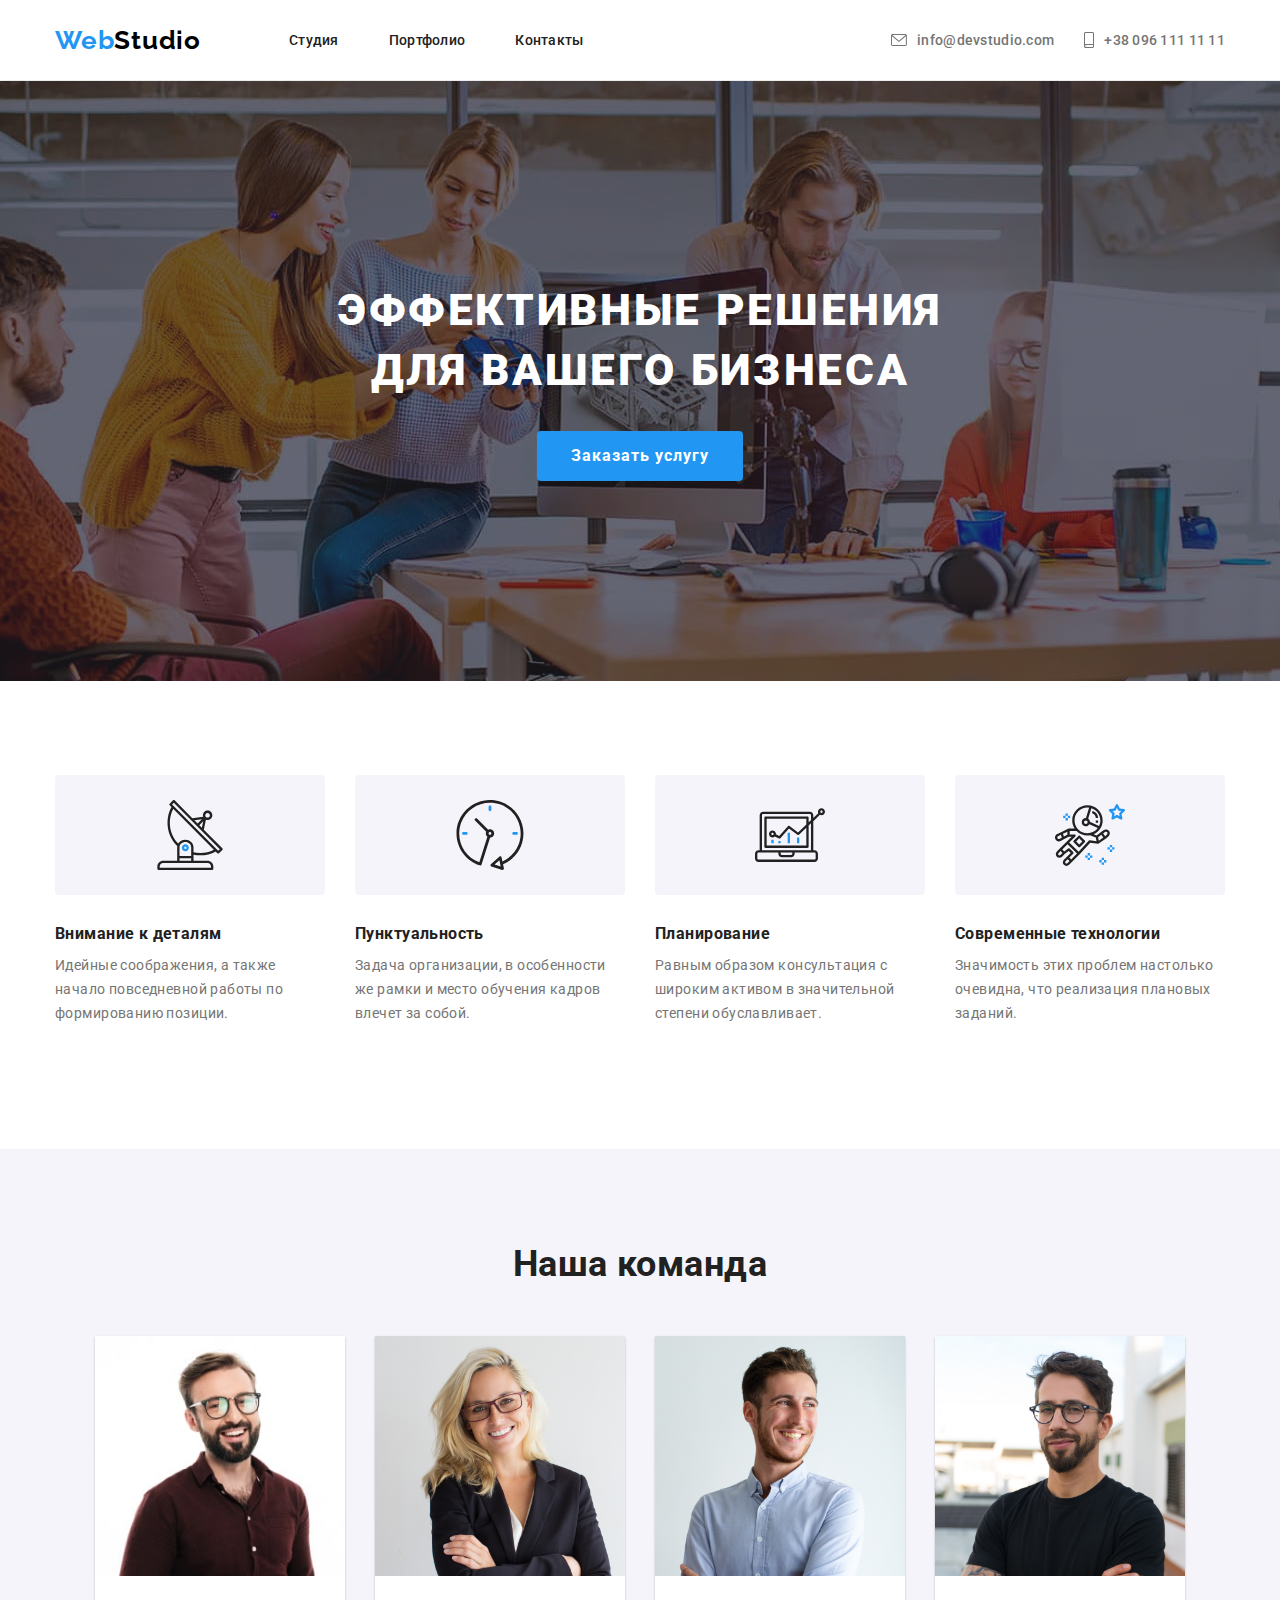
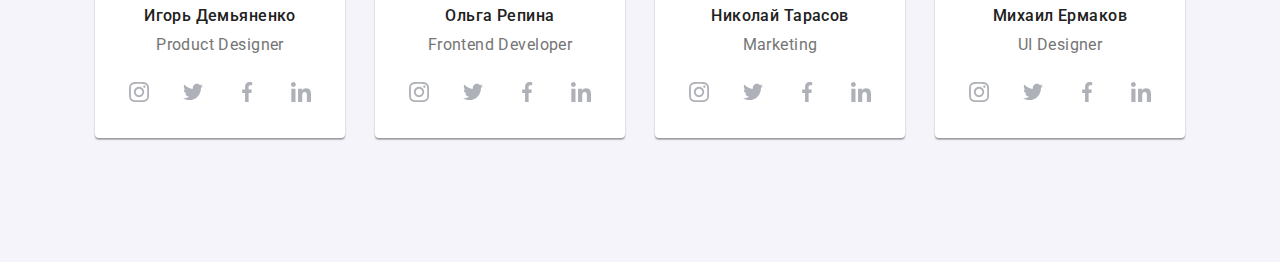
<file: index.html>
<!DOCTYPE html>
<html lang="ru">
<head>
  <meta charset="UTF-8">
  <meta http-equiv="X-UA-Compatible" content="IE=edge">
  <meta name="viewport" content="width=device-width, initial-scale=1.0">
  <title>WebStudio</title>

  <link rel="preconnect" href="https://fonts.googleapis.com">
  <link rel="preconnect" href="https://fonts.gstatic.com" crossorigin>
  <link href="https://fonts.googleapis.com/css2?family=Raleway:wght@700&family=Roboto:wght@400;500;700;900&display=swap"
   rel="stylesheet">

   <link rel="stylesheet" href="https://cdnjs.cloudflare.com/ajax/libs/modern-normalize/1.1.0/modern-normalize.min.css">

   <link rel="stylesheet" href="./css/styles.css">
   <link rel="stylesheet" href="./css/main.css">
</head>
<body>
  
  <!-- Шапка сайта -->


  <header class="page-header ">
    <div class="container main-nav">
    <a class="logo" lang="en" href="">
      <span class="blue">Web</span><span class="black">Studio</span>
    </a>
<button type="button" class="btn-mob-menu" data-menu-open>
  <svg class="icon-mob-menu"  width="40" height="40">
    <use href="./img/sprite.svg#icon-mob-menu"></use>
  </svg>
</button>

<nav class="nav">
     <ul class="pagination">
    <li class="item"> <a href="" class="link current">Студия</a> </li>
    <li class="item"> <a href="portfolio.html" class="link">Портфолио</a> </li>
    <li class="item"> <a href="" class="link">Контакты</a> </li>
    </ul>
    </nav>
<ul class="info">
      <li class="item"><a href="mail" class="link item-mail"><svg class="info-pic" width="16px" height="12px"> <use href="./img/sprite.svg#envelope"></use></svg>info@devstudio.com</a></li>
      <li class="item"><a href="tel" class="link item-tel"><svg class="info-pic" width="10px" height="16px"> <use href="./img/sprite.svg#smartphone"></use></svg>+38 096 111 11 11</a></li>
    </ul>
    </div>

    <!-- Мобильное меню/Шапка сайта -->

    <div class="mob-menu is-hidden" data-menu >
      <button type="button" class="btn-mob-menu-close" data-menu-close>
  <svg class="mob-menu-close" width="40" height="40">
    <use href="./img/sprite.svg#icon-close-btn-mob-menu"></use> 
  </svg></button>

   <ul class="pagination-mob">
    <li class="pagination-item-mob"> <a href="" class="pagination-link current-mob">Студия</a> </li>
    <li class="pagination-item-mob"> <a href="portfolio.html" class="pagination-link">Портфолио</a> </li>
    <li class="pagination-item-mob"> <a href="" class="pagination-link">Контакты</a> </li>
    </ul>
    <div>
   <ul class="info-mob">
      <li class="info-item-mob"><a href="tel" class="info-item-tel-mob">+38 096 111 11 11</a></li>
      <li class="info-item-mob"><a href="mail" class="info-item-mail-mob">info@devstudio.com</a></li>
    </ul>

    <ul class="social-mob">
      <li class="social-item-mob"><a href="" class="social-link-mob">Instagram</a></li>
      <li class="social-item-mob"><a href="" class="social-link-mob">Twitter</a></li>
      <li class="social-item-mob"><a href="" class="social-link-mob">Facebook</a></li>
      <li class="social-item-mob"><a href="" class="social-link-mob">LinkedIn</a></li>
    </ul>
</div>
      </div>
    </header>
 

  
<!-- Основная часть -->

    <main>
      <section class="widget">
        <div class="container">
        <h1 class="widget-title">Эффективные решения для вашего бизнеса</h1>
        <button class="button" data-modal-open type="button">Заказать услугу</button>
      </div>
      </section>
    
<!-- Перечень преимуществ -->


    <section class="section">
<div class="container">
      <h2 class="subject"> Преимущества </h2>
      
      <ul class="list"> 

        <li class="list-s">
          <div class="sizes">
            <svg class="sizes-pic">
              <use href="./img/sprite.svg#antenna"></use>
            </svg>
          </div>
      <h3 class="section-title"> Внимание к деталям</h3>
        <p class="section-tagline">Идейные соображения, а также начало повседневной работы по формированию позиции.</p>
        </li>

          <li class="list-s">
      <div class="sizes">
        <svg class="sizes-pic"> <use href="./img/sprite.svg#clock"></use> </svg>
      </div>
       <h3 class="section-title">Пунктуальность </h3>
    <p class="section-tagline">Задача организации, в особенности же рамки и место обучения кадров влечет за собой.</p>
    </li>
          <li class="list-s">
  <div class="sizes">
    <svg class="sizes-pic">
      <use href="./img/sprite.svg#diagram"></use>
    </svg>
  </div> <h3 class="section-title"> Планирование </h3>
        <p class="section-tagline">Равным образом консультация с широким активом в значительной степени обуславливает.</p>
    </li>
        
          <li class="list-s">
          <div class="sizes">
            <svg class="sizes-pic">
              <use href="./img/sprite.svg#astronaut"></use>
            </svg>
          </div> <h3 class="section-title">Современные технологии </h3> 
        <p class="section-tagline">Значимость этих проблем настолько очевидна, что реализация плановых заданий.</p>
    </li>
        </ul>
        </div>
      </section>

        <!-- Картинки -->
        
      <!-- <section class="section no-padding">

        <div class="container">
      <h2 class="caption">Чем мы занимаемся</h2>
     <ul class="list">
      <li class="no-size"><img src="img/box1.jpg" alt="Планшет" width="100%"/> <p class="img-text">десктопные приложения</p> </li>
      <li class="no-size"><img src="img/box2.jpg" alt="Ноутбук" width="100%"/> <p class="img-text">мобильные приложения</p> </li>
      <li class="no-size"><img src="img/box3.jpg" alt="Телефон" width="100%"/> <p class="img-text">доступные решения</p> </li>
    </ul>
    </div>
      </section>  -->

      <!-- Наша команда -->
    
      <section class="features section">
      <div class="container">
        <h2 class="caption"> Наша команда </h2>

        <ul class="list">
          <li class="size">
            <picture>
              <source 
              srcset="./img/r1.jpg 1x, ./img/r1-2x.jpg 2x" 
              media="(min-width:1200px)">
              <source 
              srcset="./img/r1-tablet.jpg 1x, ./img/r1-tablet-2x.jpg 2x" 
              media="(min-width:768px)">
              <source 
              srcset="./img/r1-mob.jpg 1x, ./img/r1-mob-2x.jpg 2x" 
              media="(min-width:320px)">
              <img class="pic-employee"
        srcset="./img/r1.jpg 1x, ./img/r1-2x.jpg 2x" 
        src="./img/r1.jpg" alt="фото Игоря" >
            </picture>
          <h3 class="section-title center">Игорь Демьяненко</h3>
          <p class="desc">Product Designer</p>
          <ul class="socials">

            <li class="icon">
              <a href="" class="icon-link">
              <svg class="pic" width="20px" height="20px">
                <use href="./img/sprite.svg#instagram"></use>
              </svg>
            </a></li>
            <li class="icon">
              <a href="" class="icon-link">
              <svg class="pic" width="20px" height="20px" >
                <use href="./img/sprite.svg#twitter"></use>
              </svg>
            </a></li>
            <li class="icon">
              <a href="" class="icon-link">
              <svg class="pic" width="20px" height="20px" >
                <use href="./img/sprite.svg#facebook"></use>
              </svg>
            </a></li>
            <li class="icon">
              <a href="" class="icon-link">
              <svg class="pic" width="20px" height="20px" >
                <use href="./img/sprite.svg#linkedin"></use>
              </svg>
            </a></li>
          </ul>

          <li class="size">
          <picture>
              <source 
              srcset="./img/r2.jpg 1x, ./img/r2-2x.jpg 2x" 
              media="(min-width:1200px)">
              <source 
              srcset="./img/r2-tablet.jpg 1x, ./img/r2-tablet-2x.jpg 2x" 
              media="(min-width:768px)">
              <source 
              srcset="./img/r2-mob.jpg 1x, ./img/r2-mob-2x.jpg 2x" 
              media="(min-width:320px)">
              <img class="pic-employee"
        srcset="./img/r2.jpg 1x, ./img/r2-2x.jpg 2x" 
        src="./img/r2.jpg" alt="фото сотрудника Ольги Репиной" >
            </picture>
          <h3 class="section-title center">Ольга Репина</h3>
          <p class="desc">Frontend Developer</p>
          <ul class="socials">
          
            <li class="icon">
              <a href="" class="icon-link">
                <svg class="pic" width="20px" height="20px">
                  <use href="./img/sprite.svg#instagram"></use>
                </svg>
              </a>
            </li>
            <li class="icon">
              <a href="" class="icon-link">
                <svg class="pic" width="20px" height="20px">
                  <use href="./img/sprite.svg#twitter"></use>
                </svg>
              </a>
            </li>
            <li class="icon">
              <a href="" class="icon-link">
                <svg class="pic" width="20px" height="20px">
                  <use href="./img/sprite.svg#facebook"></use>
                </svg>
              </a>
            </li>
            <li class="icon">
              <a href="" class="icon-link">
                <svg class="pic" width="20px" height="20px">
                  <use href="./img/sprite.svg#linkedin"></use>
                </svg>
              </a>
            </li>
          </ul>
        </li>

        
          <li class="size">
          <picture>
              <source 
              srcset="./img/r3.jpg 1x, ./img/r3-2x.jpg 2x" 
              media="(min-width:1200px)">
              <source 
              srcset="./img/r3-tablet.jpg 1x, ./img/r3-tablet-2x.jpg 2x" 
              media="(min-width:768px)">
              <source 
              srcset="./img/r3-mob.jpg 1x, ./img/r3-mob-2x.jpg 2x" 
              media="(min-width:320px)">
              <img class="pic-employee"
        srcset="./img/r3.jpg 1x, ./img/r3-2x.jpg 2x" 
        src="./img/r3.jpg" alt="фото сотрудника Николая Тарасова" >
            </picture>
          <h3 class="section-title center">Николай Тарасов</h3>
          <p class="desc">Marketing</p>
          <ul class="socials">
          
            <li class="icon">
              <a href="" class="icon-link">
                <svg class="pic" width="20px" height="20px">
                  <use href="./img/sprite.svg#instagram"></use>
                </svg>
              </a>
            </li>
            <li class="icon">
              <a href="" class="icon-link">
                <svg class="pic" width="20px" height="20px">
                  <use href="./img/sprite.svg#twitter"></use>
                </svg>
              </a>
            </li>
            <li class="icon">
              <a href="" class="icon-link">
                <svg class="pic" width="20px" height="20px">
                  <use href="./img/sprite.svg#facebook"></use>
                </svg>
              </a>
            </li>
            <li class="icon">
              <a href="" class="icon-link">
                <svg class="pic" width="20px" height="20px">
                  <use href="./img/sprite.svg#linkedin"></use>
                </svg>
              </a>
            </li>
          </ul>
        </li>

        
        <li class="size"> 
          <picture>
              <source 
              srcset="./img/r4.jpg 1x, ./img/r4-2x.jpg 2x" 
              media="(min-width:1200px)">
              <source 
              srcset="./img/r4-tablet.jpg 1x, ./img/r4-tablet-2x.jpg 2x" 
              media="(min-width:768px)">
              <source 
              srcset="./img/r4-mob.jpg 1x, ./img/r4-mob-2x.jpg 2x" 
              media="(min-width:320px)">
              <img class="pic-employee"
        srcset="./img/r4.jpg 1x, ./img/r4-2x.jpg 2x" 
        src="./img/r4.jpg" alt="фото сотрудника Михаила Ермакова" >
            </picture>
          <h3 class="section-title center">Михаил Ермаков</h3>
          <p class="desc">UI Designer</p>
          <ul class="socials">
          
            <li class="icon">
              <a href="" class="icon-link">
                <svg class="pic" width="20px" height="20px">
                  <use href="./img/sprite.svg#instagram"></use>
                </svg>
              </a>
            </li>
            <li class="icon">
              <a href="" class="icon-link">
                <svg class="pic" width="20px" height="20px">
                  <use href="./img/sprite.svg#twitter"></use>
                </svg>
              </a>
            </li>
            <li class="icon">
              <a href="" class="icon-link">
                <svg class="pic" width="20px" height="20px">
                  <use href="./img/sprite.svg#facebook"></use>
                </svg>
              </a>
            </li>
            <li class="icon">
              <a href="" class="icon-link">
                <svg class="pic" width="20px" height="20px">
                  <use href="./img/sprite.svg#linkedin"></use>
                </svg>
              </a>
            </li>
          </ul>
        </li>
          </ul>
          </div>
        
      </section>

       <!-- <section class="section ">
        <div class="container">
          <h2 class="caption">Постоянные клиенты</h2>
          <ul class="company">
            <li class="company-logo"> <a href="" class="group"><svg class="group-pic"><use href="./img/sprite.svg#Client1"></use></svg> </a></li>
            <li class="company-logo"> <a href="" class="group"><svg class="group-pic"><use href="./img/sprite.svg#Client2"></use></svg> </a></li>
            <li class="company-logo"> <a href="" class="group"><svg class="group-pic"><use href="./img/sprite.svg#Client3"></use></svg> </a></li>
            <li class="company-logo"> <a href="" class="group"><svg class="group-pic"><use href="./img/sprite.svg#Client4"></use></svg> </a></li>
            <li class="company-logo"> <a href="" class="group"><svg class="group-pic"><use href="./img/sprite.svg#Client5"></use></svg> </a></li>
            <li class="company-logo"> <a href="" class="group"><svg class="group-pic"><use href="./img/sprite.svg#Client6"></use></svg> </a></li>
          </ul>
        </div>
      </section> -->

  
</main>


      <!-- <footer class="footer section">
        <div class="container flex">

          <address>
          <a class="logo" lang="en" href="">
            <span class="blue">Web</span><span class="white">Studio</span>
          </a>
        
          <ul class="ggle">
            <li> 
              <a target="_blank" href="https://www.google.com/maps/place/%D0%B1%D1%83%D0%BB.+%D0%9B%D0%B5%D1%81%D0%B8+%D0%A3%D0%BA%D1%80%D0%B0%D0%B8%D0%BD%D0%BA%D0%B8,+26,+%D0%9A%D0%B8%D0%B5%D0%B2,+02000/@50.4265807,30.5383858,17z/data=!3m1!4b1!4m5!3m4!1s0x40d4cf0e033ecbe9:0x57a4dffefec77da0!8m2!3d50.4265807!4d30.5383858" class="point">
            г. Киев, пр-т Леси Украинки, 26
            </a>
            </li>
            <li><a href="mailto:info@example.com" class="end">info@example.com</a></li>
            <li><a href="tel:+380991111111" class="end">+38 099 111 11 11</a></li>
          </ul>
          </address>

            <div class="middle">
              <h2 class="tittle">Присоединяйтесь</h2>
              <ul class="socials">
              
                <li class="icon">
                  <a href="" class="icon-link-color">
                    <svg class="pic" width="20px" height="20px">
                      <use href="./img/sprite.svg#instagram"></use>
                    </svg>
                  </a>
                </li>
                <li class="icon">
                  <a href="" class="icon-link-color">
                    <svg class="pic" width="20px" height="20px">
                      <use href="./img/sprite.svg#twitter"></use>
                    </svg>
                  </a>
                </li>
                <li class="icon">
                  <a href="" class="icon-link-color">
                    <svg class="pic" width="20px" height="20px">
                      <use href="./img/sprite.svg#facebook"></use>
                    </svg>
                  </a>
                </li>
                <li class="icon">
                  <a href="" class="icon-link-color">
                    <svg class="pic" width="20px" height="20px">
                      <use href="./img/sprite.svg#linkedin"></use>
                    </svg>
                  </a>
                </li>
              </ul>

            </div>

            <div class="footer-button">
              <h2 class="tittle">Подпишитесь на рассылку</h2>
              <input type="email" class="input-footer" placeholder="E-mail" name="email">
             <a href="" class="button telega">Подписаться<svg class="iconsend"><use href="./img/sprite.svg#iconsend"></use></svg></a>
            </div>
      
            
            </div>

              </footer> -->
              
<div class="backdrop is-hidden" data-modal>
  <div class="modal">
    <button class="btn-modal" data-modal-close type="button"> <svg class="modal-close" width="18" height="18"><use href="./img/sprite.svg#close"></use> </svg></button>
  <b class="tittle-modal">Оставьте свои данные, мы вам перезвоним</b>
  <form class="form" autocomplete="off">
    
      <label class="label"> Имя
      <span class="position">
      <input type="name" class="input" placeholder=" "> 
      <svg class="icon-form" width="18" height="18"><use href="./img/sprite.svg#person"></use></svg> </span>
    </label>

      <label class="label"> Телефон
        <span class="position">
          <input name="telephone" class="input" placeholder=" ">
          <svg class="icon-form" width="18" height="18">
            <use href="./img/sprite.svg#phone"></use> 
          </svg> </span>
      </label>
       
      <label class="label"> Почта
        <span class="position">
          <input name="email" class="input" placeholder=" ">
          <svg class="icon-form" width="18" height="18">
            <use href="./img/sprite.svg#email"></use>
          </svg>
        </span>
      </label>

      <label class="label"> Комментарий
          <textarea placeholder="Введите текст" name="feedback" class="input comments"></textarea> 
      </label>

      <label class="checkbox-label"> <input class="checkbox" type="checkbox" name="topic" >
      <span class="checkbox-icon">
        <svg class="icon-form" width="18" height="18">
      </span>
      Соглашаюсь с рассылкой и принимаю <a href="" class="terms"> Условия договора</a>
      </label>
      <button class="button button-modal">Отправить</button>

  </form>
  </div>
</div>

<script src="./js/modal.js"></script>
<script src="./js/menu.js"></script>
    
</body>
</html>
</file>
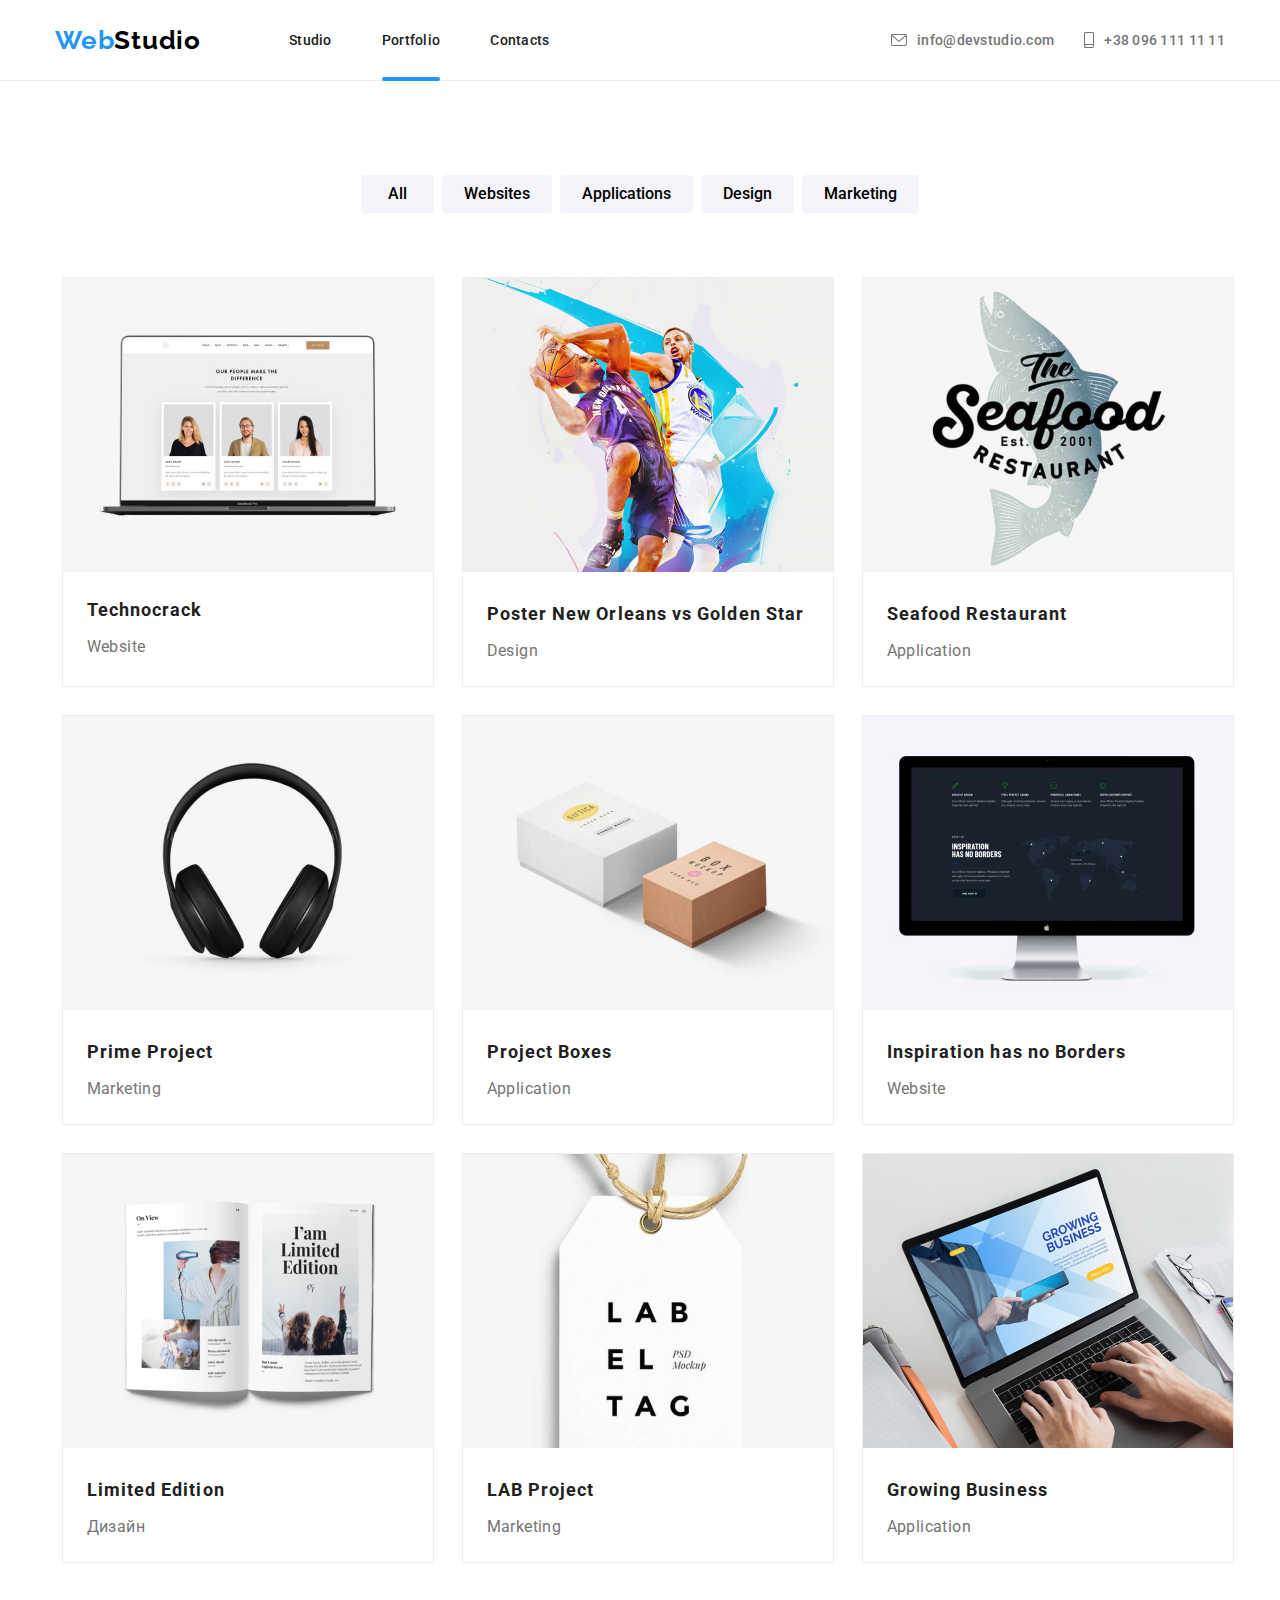
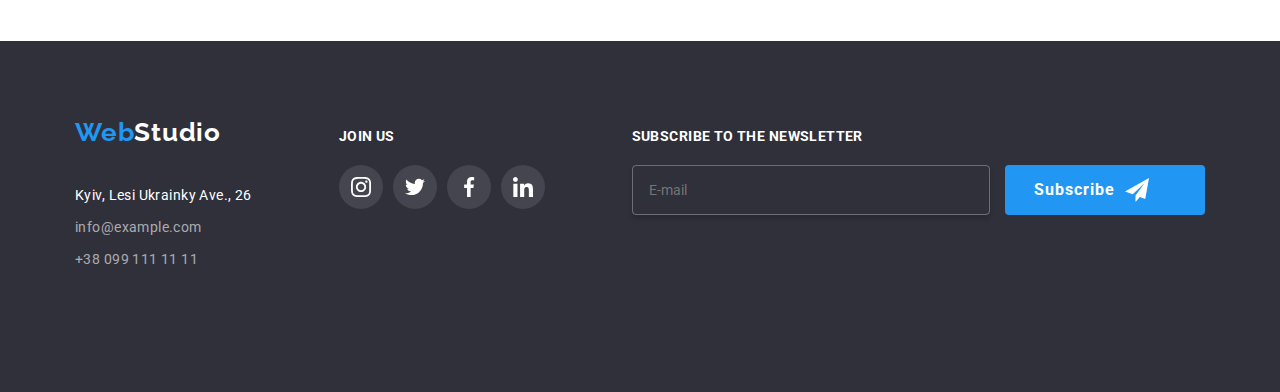
<file: portfolio.html>
<!DOCTYPE html>
<html lang="en">
  <head>
    <meta charset="UTF-8" />
    <meta http-equiv="X-UA-Compatible" content="IE=edge" />
    <meta name="viewport" content="width=device-width, initial-scale=1.0" />
    <title>Portfolio</title>

    <link rel="preconnect" href="https://fonts.googleapis.com" />
    <link rel="preconnect" href="https://fonts.gstatic.com" crossorigin />
    <link
      href="https://fonts.googleapis.com/css2?family=Raleway:wght@700&family=Roboto:wght@400;500;700;900&display=swap"
      rel="stylesheet"
    />

    <link
      rel="stylesheet"
      href="https://cdnjs.cloudflare.com/ajax/libs/modern-normalize/1.1.0/modern-normalize.min.css"
    />

    <link rel="stylesheet" href="./css/styles.css" />
    <link rel="stylesheet" href="./css/main.css" />
  </head>

  <body>
   <header class="page-header ">
    <div class="container main-nav">
    <a class="logo" lang="en" href="studio.html">
      <span class="blue">Web</span><span class="black">Studio</span>
    </a>
<button type="button" class="btn-mob-menu" data-menu-open>
  <svg class="icon-mob-menu"  width="40" height="40">
    <use href="./img/sprite.svg#icon-mob-menu"></use>
  </svg>
</button>

<nav class="nav">
     <ul class="pagination">
    <li class="item"> <a href="studio.html" class="link">Studio</a> </li>
    <li class="item"> <a href="portfolio.html" class="link control">Portfolio</a> </li>
    <li class="item"> <a href="" class="link">Contacts</a> </li>
    </ul>
    </nav>
<ul class="info">
      <li class="item"><a href="mail" class="link item-mail"><svg class="info-pic" width="16px" height="12px"> <use href="./img/sprite.svg#envelope"></use></svg>info@devstudio.com</a></li>
      <li class="item"><a href="tel" class="link item-tel"><svg class="info-pic" width="10px" height="16px"> <use href="./img/sprite.svg#smartphone"></use></svg>+38 096 111 11 11</a></li>
    </ul>
    </div>

    <!-- Мобильное меню/Шапка сайта -->

    <div class="mob-menu is-hidden" data-menu >
      <button type="button" class="btn-mob-menu-close" data-menu-close>
  <svg class="mob-menu-close" width="40" height="40">
    <use href="./img/sprite.svg#icon-close-btn-mob-menu"></use> 
  </svg></button>

   <ul class="pagination-mob">
    <li class="pagination-item-mob"> <a href="studio.html" class="pagination-link">Studio</a> </li>
    <li class="pagination-item-mob"> <a href="portfolio.html" class="pagination-link current-mob">Portfolio</a> </li>
    <li class="pagination-item-mob"> <a href="" class="pagination-link">Contacts</a> </li>
    </ul>
    <div>
   <ul class="info-mob">
      <li class="info-item-mob"><a href="tel" class="info-item-tel-mob">+38 096 111 11 11</a></li>
      <li class="info-item-mob"><a href="mail" class="info-item-mail-mob">info@devstudio.com</a></li>
    </ul>

    <ul class="social-mob">
      <li class="social-item-mob"><a href="" class="social-link-mob">Instagram</a></li>
      <li class="social-item-mob"><a href="" class="social-link-mob">Twitter</a></li>
      <li class="social-item-mob"><a href="" class="social-link-mob">Facebook</a></li>
      <li class="social-item-mob"><a href="" class="social-link-mob">LinkedIn</a></li>
    </ul>
</div>
      </div>
    </header>


    <main>
      <section class="section">
        <div class="container">
          <h1 class="subject">Portfolio</h1>
          <ul class="nav-button">
            <li class="items">
              <button type="button" class="aside">All</button>
            </li>
            <li class="items">
              <button type="button" class="aside">Websites</button>
            </li>
            <li class="items">
              <button type="button" class="aside">Applications</button>
            </li>
            <li class="items">
              <button type="button" class="aside">Design</button>
            </li>
            <li class="items">
              <button type="button" class="aside">Marketing</button>
            </li>
          </ul>

          <ul class="content">
            <li class="item-photo">
              <div class="card">
                <img src="img/0.jpg" alt="ноутбук" width="370" height="294" />
                <p class="card-text">
                 The resource offers complex offers with different levels of

functionality and services. All this will allow the visitor to receive

comprehensive information about a company or an individual.
                </p>
              </div>

              <h2 class="section-title">Technocrack</h2>
              <p class="text">Website</p>
            </li>

            <li class="item-photo">
              <img
                src="img/1.jpg"
                alt="basketball players"
                width="370"
                height="294"
              />
              <h2 class="section-title">Poster New Orleans vs Golden Star</h2>
              <p class="text">Design</p>
            </li>

            <li class="item-photo">
              <img
                src="img/2.jpg"
                alt="restaurant name"
                width="370"
                height="294"
              />
              <h2 class="section-title">Seafood Restaurant</h2>
              <p class="text">Application</p>
            </li>

            <li class="item-photo">
              <img src="img/3.jpg" alt="Headphones" width="370" height="294" />
              <h2 class="section-title">Prime Project</h2>
              <p class="text">Marketing</p>
            </li>

            <li class="item-photo">
              <img src="img/4.jpg" alt="Boxes" width="370" height="294" />
              <h2 class="section-title">Project Boxes</h2>
              <p class="text">Application</p>
            </li>

            <li class="item-photo">
              <img src="img/5.jpg" alt="Компьютер" width="370" height="294" />
              <h2 class="section-title">Inspiration has no Borders</h2>
              <p class="text">Website</p>
            </li>

            <li class="item-photo">
              <img src="img/6.jpg" alt="Book" width="370" height="294" />
              <h2 class="section-title">Limited Edition</h2>
              <p class="text">Дизайн</p>
            </li>

            <li class="item-photo">
              <img src="img/7.jpg" alt="Leiba" width="370" height="294" />
              <h2 class="section-title">LAB Project</h2>
              <p class="text">Marketing</p>
            </li>

            <li class="item-photo">
              <img
                src="img/8.jpg"
                alt="Application in laptop"
                width="370"
                height="294"
              />
              <h2 class="section-title">Growing Business</h2>
              <p class="text">Application</p>
            </li>
          </ul>
        </div>
      </section>
    </main>

    <footer class="footer section">
        <div class="container flex">
          <address class="adress">
          <a class="logo" lang="en" href="">
            <span class="blue">Web</span><span class="white">Studio</span>
          </a>
        
          <ul class="ggle">
            <li> 
              <a target="_blank" href="https://www.google.com/maps/place/%D0%B1%D1%83%D0%BB.+%D0%9B%D0%B5%D1%81%D0%B8+%D0%A3%D0%BA%D1%80%D0%B0%D0%B8%D0%BD%D0%BA%D0%B8,+26,+%D0%9A%D0%B8%D0%B5%D0%B2,+02000/@50.4265807,30.5383858,17z/data=!3m1!4b1!4m5!3m4!1s0x40d4cf0e033ecbe9:0x57a4dffefec77da0!8m2!3d50.4265807!4d30.5383858" class="point">
            Kyiv, Lesi Ukrainky Ave., 26
            </a>
            </li>
            <li><a href="mailto:info@example.com" class="end">info@example.com</a></li>
            <li><a href="tel:+380991111111" class="end">+38 099 111 11 11</a></li>
          </ul>
          </address>

            <div class="middle">
              <b class="tittle">Join us</b>
              <ul class="socials">
              
                <li class="icon">
                  <a href="" class="icon-link-color">
                    <svg class="pic" width="20px" height="20px">
                      <use href="./img/sprite.svg#instagram"></use>
                    </svg>
                  </a>
                </li>
                <li class="icon">
                  <a href="" class="icon-link-color">
                    <svg class="pic" width="20px" height="20px">
                      <use href="./img/sprite.svg#twitter"></use>
                    </svg>
                  </a>
                </li>
                <li class="icon">
                  <a href="" class="icon-link-color">
                    <svg class="pic" width="20px" height="20px">
                      <use href="./img/sprite.svg#facebook"></use>
                    </svg>
                  </a>
                </li>
                <li class="icon">
                  <a href="" class="icon-link-color">
                    <svg class="pic" width="20px" height="20px">
                      <use href="./img/sprite.svg#linkedin"></use>
                    </svg>
                  </a>
                </li>
              </ul>
            </div>

            <div class="footer-button">
              <b class="tittle">Subscribe to the newsletter</b>
              <label for="email">
              <input type="email" class="input-footer" placeholder="E-mail" name="email">
              </label>
             <a href="" class="button telega">Subscribe<svg class="iconsend"><use href="./img/sprite.svg#iconsend"></use></svg></a>
            </div>
              </footer>
  </body>
</html>
</file>
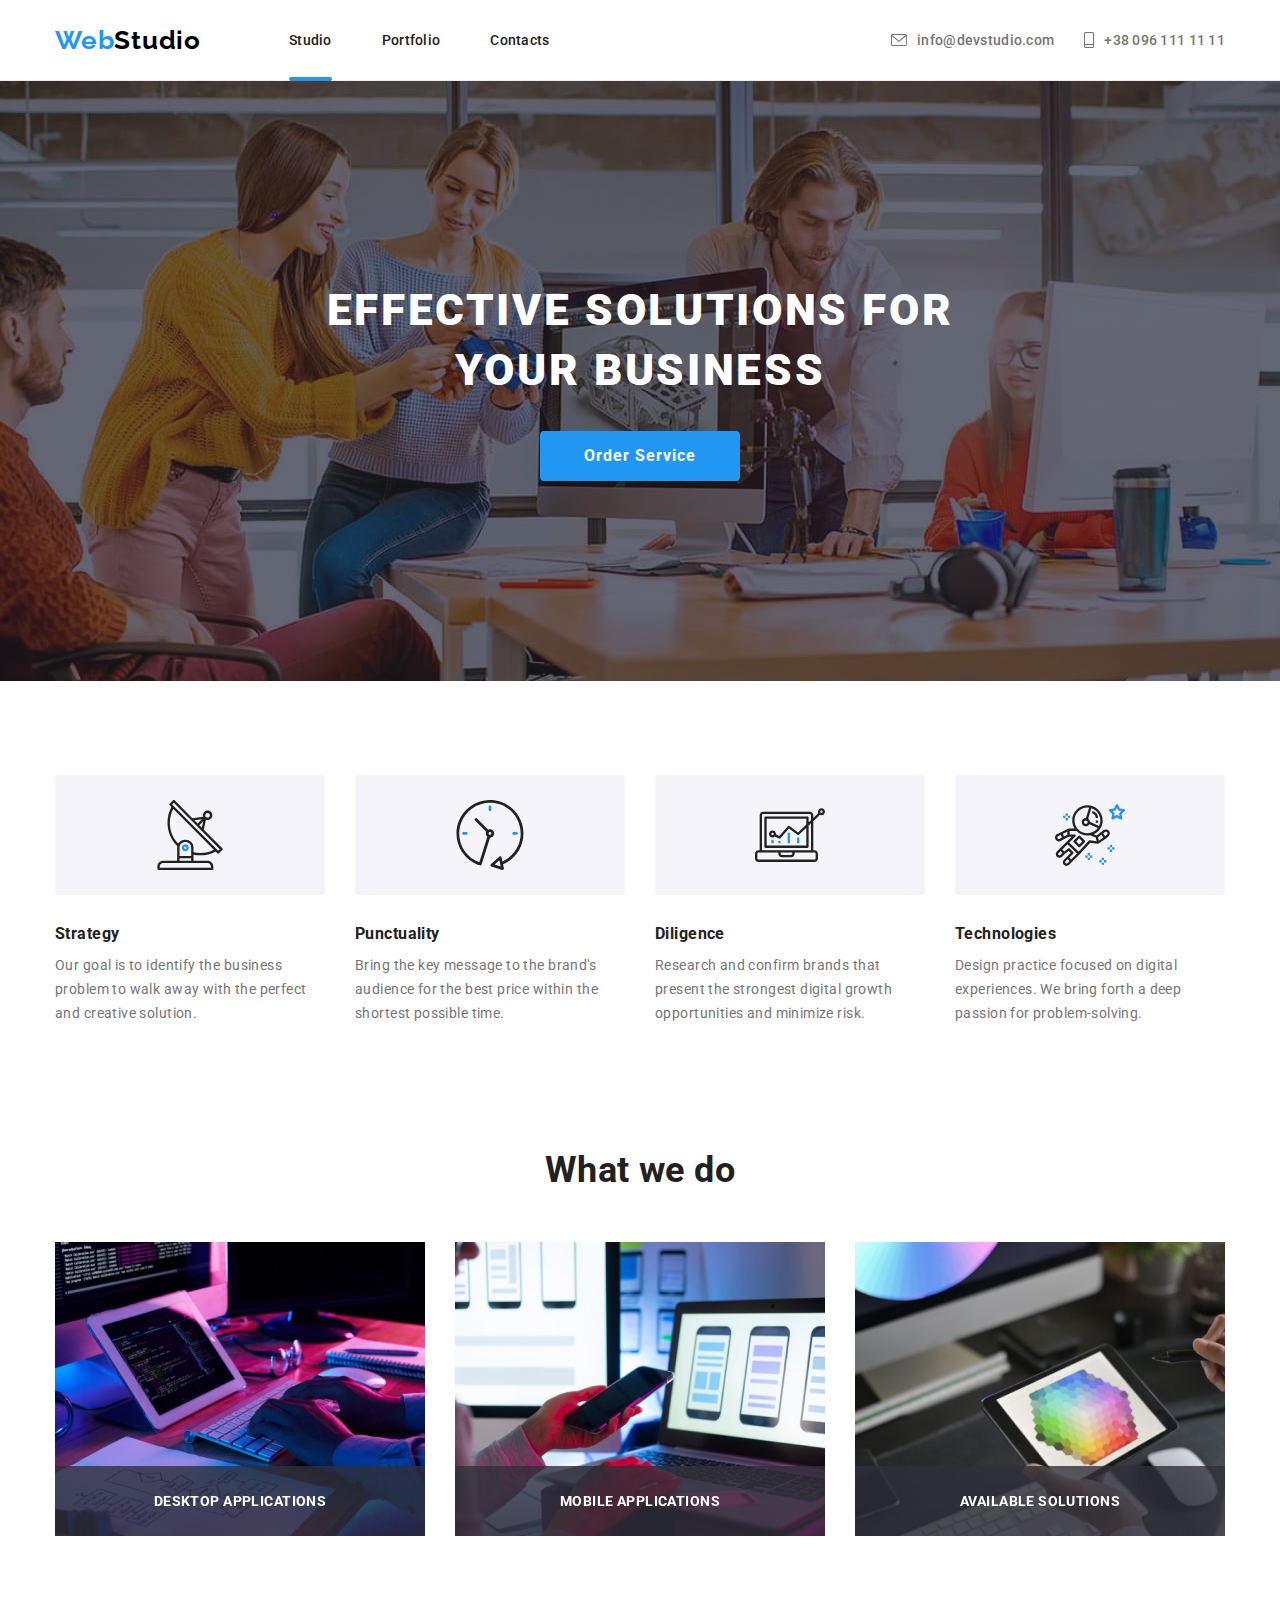
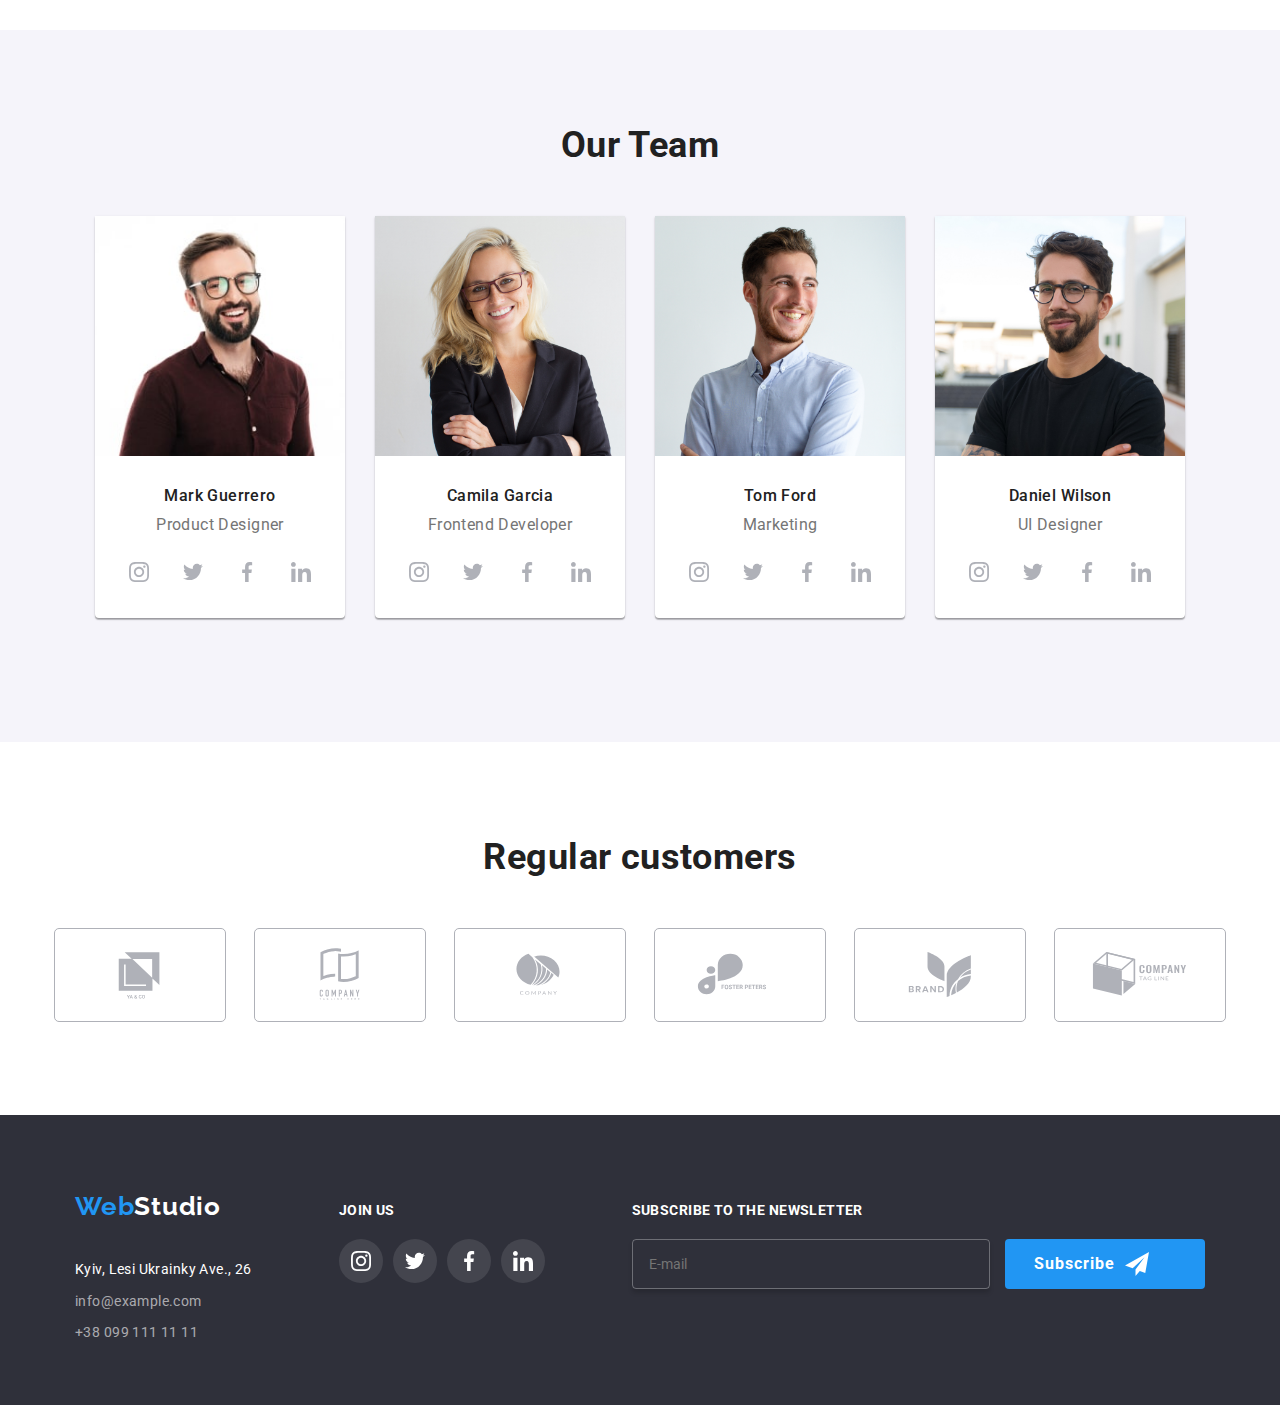
<file: studio.html>
<!DOCTYPE html>
<html lang="ru">
<head>
  <meta charset="UTF-8">
  <meta http-equiv="X-UA-Compatible" content="IE=edge">
  <meta name="viewport" content="width=device-width, initial-scale=1.0">
  <title>WebStudio</title>

  <link rel="preconnect" href="https://fonts.googleapis.com">
  <link rel="preconnect" href="https://fonts.gstatic.com" crossorigin>
  <link href="https://fonts.googleapis.com/css2?family=Raleway:wght@700&family=Roboto:wght@400;500;700;900&display=swap"
   rel="stylesheet">

   <link rel="stylesheet" href="https://cdnjs.cloudflare.com/ajax/libs/modern-normalize/1.1.0/modern-normalize.min.css">

   <link rel="stylesheet" href="./css/styles.css">
   <link rel="stylesheet" href="./css/main.css">
</head>
<body>
  
  <!-- Шапка сайта -->


  <header class="page-header ">
    <div class="container main-nav">
    <a class="logo" lang="en" href="">
      <span class="blue">Web</span><span class="black">Studio</span>
    </a>
<button type="button" class="btn-mob-menu" data-menu-open>
  <svg class="icon-mob-menu"  width="40" height="40">
    <use href="./img/sprite.svg#icon-mob-menu"></use>
  </svg>
</button>

<nav class="nav">
     <ul class="pagination">
    <li class="item"> <a href="studio.html" class="link control">Studio</a> </li>
    <li class="item"> <a href="portfolio.html" class="link">Portfolio</a> </li>
    <li class="item"> <a href="" class="link">Contacts</a> </li>
    </ul>
    </nav>
<ul class="info">
      <li class="item"><a href="mail" class="link item-mail"><svg class="info-pic" width="16px" height="12px"> <use href="./img/sprite.svg#envelope"></use></svg>info@devstudio.com</a></li>
      <li class="item"><a href="tel" class="link item-tel"><svg class="info-pic" width="10px" height="16px"> <use href="./img/sprite.svg#smartphone"></use></svg>+38 096 111 11 11</a></li>
    </ul>
    </div>

    <!-- Мобильное меню/Шапка сайта -->

    <div class="mob-menu is-hidden" data-menu >
      <button type="button" class="btn-mob-menu-close" data-menu-close>
  <svg class="mob-menu-close" width="40" height="40">
    <use href="./img/sprite.svg#icon-close-btn-mob-menu"></use> 
  </svg></button>

   <ul class="pagination-mob">
    <li class="pagination-item-mob"> <a href="" class="pagination-link current-mob">Studio</a> </li>
    <li class="pagination-item-mob"> <a href="portfolio.html" class="pagination-link">Portfolio</a> </li>
    <li class="pagination-item-mob"> <a href="" class="pagination-link">Contacts</a> </li>
    </ul>
    <div>
   <ul class="info-mob">
      <li class="info-item-mob"><a href="tel" class="info-item-tel-mob">+38 096 111 11 11</a></li>
      <li class="info-item-mob"><a href="mail" class="info-item-mail-mob">info@devstudio.com</a></li>
    </ul>

    <ul class="social-mob">
      <li class="social-item-mob"><a href="" class="social-link-mob">Instagram</a></li>
      <li class="social-item-mob"><a href="" class="social-link-mob">Twitter</a></li>
      <li class="social-item-mob"><a href="" class="social-link-mob">Facebook</a></li>
      <li class="social-item-mob"><a href="" class="social-link-mob">LinkedIn</a></li>
    </ul>
</div>
      </div>
    </header>
 

  
<!-- Основная часть -->

    <main>
      <section class="widget">
        <div class="container">
        <h1 class="widget-title">Effective Solutions for Your Business</h1>
        <button class="button" data-modal-open type="button">Order Service</button>
      </div>
      </section>
    
<!-- Перечень преимуществ -->


   <section class="section">
<div class="container">
      <h2 class="subject"> Properties </h2>
      
      <ul class="list"> 

        <li class="list-s">
          <div class="sizes">
            <svg class="sizes-pic">
              <use href="./img/sprite.svg#antenna"></use>
            </svg>
          </div>
      <h3 class="section-title"> Strategy</h3>
        <p class="section-tagline">Our goal is to identify the business
problem to walk away with the perfect and creative solution. </p>
        </li>

          <li class="list-s">
      <div class="sizes">
        <svg class="sizes-pic"> <use href="./img/sprite.svg#clock"></use> </svg>
      </div>
       <h3 class="section-title">Punctuality </h3>
    <p class="section-tagline">Bring the key message to the brand's audience for the best price within the shortest possible time.</p>
    </li>
          <li class="list-s">
  <div class="sizes">
    <svg class="sizes-pic">
      <use href="./img/sprite.svg#diagram"></use>
    </svg>
  </div> <h3 class="section-title"> Diligence </h3>
        <p class="section-tagline">Research and confirm brands that present the strongest digital growth opportunities and minimize risk.</p>
    </li>
        
          <li class="list-s">
          <div class="sizes">
            <svg class="sizes-pic">
              <use href="./img/sprite.svg#astronaut"></use>
            </svg>
          </div> <h3 class="section-title">Technologies </h3> 
        <p class="section-tagline">Design practice focused on digital experiences. We bring forth a deep passion for problem-solving.</p>
    </li>
        </ul>
        </div>
      </section>

        <!-- Картинки -->
        
      <section class="section none">

        <div class="container no-padding">
      <h2 class="caption">What we do</h2>
     <ul class="list">
      <li class="no-size"><img src="img/box1.jpg" alt="Планшет" width="100%"/> <p class="img-text">desktop applications</p> </li>
      <li class="no-size"><img src="img/box2.jpg" alt="Ноутбук" width="100%"/> <p class="img-text">mobile applications</p> </li>
      <li class="no-size"><img src="img/box3.jpg" alt="Телефон" width="100%"/> <p class="img-text">available solutions</p> </li>
    </ul>
    </div>
      </section> 

      <!-- Наша команда -->
    
       <section class="features section">
      <div class="container">
        <h2 class="caption"> Our Team </h2>

        <ul class="list">
          <li class="size">
            <picture>
              <source 
              srcset="./img/r1.jpg 1x, ./img/r1-2x.jpg 2x" 
              media="(min-width:1200px)">
              <source 
              srcset="./img/r1-tablet.jpg 1x, ./img/r1-tablet-2x.jpg 2x" 
              media="(min-width:768px)">
              <source 
              srcset="./img/r1-mob.jpg 1x, ./img/r1-mob-2x.jpg 2x" 
              media="(min-width:320px)">
              <img class="pic-employee"
        srcset="./img/r1.jpg 1x, ./img/r1-2x.jpg 2x" 
        src="./img/r1.jpg" alt="photo by employee  Mark Guerrero" >
            </picture>
          <h3 class="section-title center">Mark Guerrero</h3>
          <p class="desc">Product Designer</p>
          <ul class="socials">

            <li class="icon">
              <a href="" class="icon-link">
              <svg class="pic" width="20px" height="20px">
                <use href="./img/sprite.svg#instagram"></use>
              </svg>
            </a></li>
            <li class="icon">
              <a href="" class="icon-link">
              <svg class="pic" width="20px" height="20px" >
                <use href="./img/sprite.svg#twitter"></use>
              </svg>
            </a></li>
            <li class="icon">
              <a href="" class="icon-link">
              <svg class="pic" width="20px" height="20px" >
                <use href="./img/sprite.svg#facebook"></use>
              </svg>
            </a></li>
            <li class="icon">
              <a href="" class="icon-link">
              <svg class="pic" width="20px" height="20px" >
                <use href="./img/sprite.svg#linkedin"></use>
              </svg>
            </a></li>
          </ul>

          <li class="size">
          <picture>
              <source 
              srcset="./img/r2.jpg 1x, ./img/r2-2x.jpg 2x" 
              media="(min-width:1200px)">
              <source 
              srcset="./img/r2-tablet.jpg 1x, ./img/r2-tablet-2x.jpg 2x" 
              media="(min-width:768px)">
              <source 
              srcset="./img/r2-mob.jpg 1x, ./img/r2-mob-2x.jpg 2x" 
              media="(min-width:320px)">
              <img class="pic-employee"
        srcset="./img/r2.jpg 1x, ./img/r2-2x.jpg 2x" 
        src="./img/r2.jpg" alt="photo by employee Camila Garcia" >
            </picture>
          <h3 class="section-title center">Camila Garcia</h3>
          <p class="desc">Frontend Developer</p>
          <ul class="socials">
          
            <li class="icon">
              <a href="" class="icon-link">
                <svg class="pic" width="20px" height="20px">
                  <use href="./img/sprite.svg#instagram"></use>
                </svg>
              </a>
            </li>
            <li class="icon">
              <a href="" class="icon-link">
                <svg class="pic" width="20px" height="20px">
                  <use href="./img/sprite.svg#twitter"></use>
                </svg>
              </a>
            </li>
            <li class="icon">
              <a href="" class="icon-link">
                <svg class="pic" width="20px" height="20px">
                  <use href="./img/sprite.svg#facebook"></use>
                </svg>
              </a>
            </li>
            <li class="icon">
              <a href="" class="icon-link">
                <svg class="pic" width="20px" height="20px">
                  <use href="./img/sprite.svg#linkedin"></use>
                </svg>
              </a>
            </li>
          </ul>
        </li>

        
          <li class="size">
          <picture>
              <source 
              srcset="./img/r3.jpg 1x, ./img/r3-2x.jpg 2x" 
              media="(min-width:1200px)">
              <source 
              srcset="./img/r3-tablet.jpg 1x, ./img/r3-tablet-2x.jpg 2x" 
              media="(min-width:768px)">
              <source 
              srcset="./img/r3-mob.jpg 1x, ./img/r3-mob-2x.jpg 2x" 
              media="(min-width:320px)">
              <img class="pic-employee"
        srcset="./img/r3.jpg 1x, ./img/r3-2x.jpg 2x" 
        src="./img/r3.jpg" alt="photo by employee Tom Ford" >
            </picture>
          <h3 class="section-title center">Tom Ford</h3>
          <p class="desc">Marketing</p>
          <ul class="socials">
          
            <li class="icon">
              <a href="" class="icon-link">
                <svg class="pic" width="20px" height="20px">
                  <use href="./img/sprite.svg#instagram"></use>
                </svg>
              </a>
            </li>
            <li class="icon">
              <a href="" class="icon-link">
                <svg class="pic" width="20px" height="20px">
                  <use href="./img/sprite.svg#twitter"></use>
                </svg>
              </a>
            </li>
            <li class="icon">
              <a href="" class="icon-link">
                <svg class="pic" width="20px" height="20px">
                  <use href="./img/sprite.svg#facebook"></use>
                </svg>
              </a>
            </li>
            <li class="icon">
              <a href="" class="icon-link">
                <svg class="pic" width="20px" height="20px">
                  <use href="./img/sprite.svg#linkedin"></use>
                </svg>
              </a>
            </li>
          </ul>
        </li>

        
        <li class="size"> 
          <picture>
              <source 
              srcset="./img/r4.jpg 1x, ./img/r4-2x.jpg 2x" 
              media="(min-width:1200px)">
              <source 
              srcset="./img/r4-tablet.jpg 1x, ./img/r4-tablet-2x.jpg 2x" 
              media="(min-width:768px)">
              <source 
              srcset="./img/r4-mob.jpg 1x, ./img/r4-mob-2x.jpg 2x" 
              media="(min-width:320px)">
              <img class="pic-employee"
        srcset="./img/r4.jpg 1x, ./img/r4-2x.jpg 2x" 
        src="./img/r4.jpg" alt="photo by employee Daniel Wilson" >
            </picture>
          <h3 class="section-title center">Daniel Wilson</h3>
          <p class="desc">UI Designer</p>
          <ul class="socials">
          
            <li class="icon">
              <a href="" class="icon-link">
                <svg class="pic" width="20px" height="20px">
                  <use href="./img/sprite.svg#instagram"></use>
                </svg>
              </a>
            </li>
            <li class="icon">
              <a href="" class="icon-link">
                <svg class="pic" width="20px" height="20px">
                  <use href="./img/sprite.svg#twitter"></use>
                </svg>
              </a>
            </li>
            <li class="icon">
              <a href="" class="icon-link">
                <svg class="pic" width="20px" height="20px">
                  <use href="./img/sprite.svg#facebook"></use>
                </svg>
              </a>
            </li>
            <li class="icon">
              <a href="" class="icon-link">
                <svg class="pic" width="20px" height="20px">
                  <use href="./img/sprite.svg#linkedin"></use>
                </svg>
              </a>
            </li>
          </ul>
        </li>
          </ul>
          </div>
        
      </section>

       <section class="section ">
        <div class="container">
          <h2 class="caption">Regular customers</h2>
          <ul class="company">
            <li class="company-logo"> <a href="" class="group"><svg class="group-pic"><use href="./img/sprite.svg#Client1"></use></svg> </a></li>
            <li class="company-logo"> <a href="" class="group"><svg class="group-pic"><use href="./img/sprite.svg#Client2"></use></svg> </a></li>
            <li class="company-logo"> <a href="" class="group"><svg class="group-pic"><use href="./img/sprite.svg#Client3"></use></svg> </a></li>
            <li class="company-logo"> <a href="" class="group"><svg class="group-pic"><use href="./img/sprite.svg#Client4"></use></svg> </a></li>
            <li class="company-logo"> <a href="" class="group"><svg class="group-pic"><use href="./img/sprite.svg#Client5"></use></svg> </a></li>
            <li class="company-logo"> <a href="" class="group"><svg class="group-pic"><use href="./img/sprite.svg#Client6"></use></svg> </a></li>
          </ul>
        </div>
      </section>

  
</main>


       <footer class="footer section">
        <div class="container flex">

          <address>
          <a class="logo" lang="en" href="">
            <span class="blue">Web</span><span class="white">Studio</span>
          </a>
        
          <ul class="ggle">
            <li> 
              <a target="_blank" href="https://www.google.com/maps/place/%D0%B1%D1%83%D0%BB.+%D0%9B%D0%B5%D1%81%D0%B8+%D0%A3%D0%BA%D1%80%D0%B0%D0%B8%D0%BD%D0%BA%D0%B8,+26,+%D0%9A%D0%B8%D0%B5%D0%B2,+02000/@50.4265807,30.5383858,17z/data=!3m1!4b1!4m5!3m4!1s0x40d4cf0e033ecbe9:0x57a4dffefec77da0!8m2!3d50.4265807!4d30.5383858" class="point">
            Kyiv, Lesi Ukrainky Ave., 26
            </a>
            </li>
            <li><a href="mailto:info@example.com" class="end">info@example.com</a></li>
            <li><a href="tel:+380991111111" class="end">+38 099 111 11 11</a></li>
          </ul>
          </address>

            <div class="middle">
              <h2 class="tittle">Join us</h2>
              <ul class="socials">
              
                <li class="icon">
                  <a href="" class="icon-link-color">
                    <svg class="pic" width="20px" height="20px">
                      <use href="./img/sprite.svg#instagram"></use>
                    </svg>
                  </a>
                </li>
                <li class="icon">
                  <a href="" class="icon-link-color">
                    <svg class="pic" width="20px" height="20px">
                      <use href="./img/sprite.svg#twitter"></use>
                    </svg>
                  </a>
                </li>
                <li class="icon">
                  <a href="" class="icon-link-color">
                    <svg class="pic" width="20px" height="20px">
                      <use href="./img/sprite.svg#facebook"></use>
                    </svg>
                  </a>
                </li>
                <li class="icon">
                  <a href="" class="icon-link-color">
                    <svg class="pic" width="20px" height="20px">
                      <use href="./img/sprite.svg#linkedin"></use>
                    </svg>
                  </a>
                </li>
              </ul>

            </div>

            <div class="footer-button">
              <h2 class="tittle">Subscribe to the newsletter</h2>
              <input type="email" class="input-footer" placeholder="E-mail" name="email">
             <a href="" class="button telega">Subscribe<svg class="iconsend"><use href="./img/sprite.svg#iconsend"></use></svg></a>
            </div>
      
            
            </div>

              </footer> 
              
<div class="backdrop is-hidden" data-modal>
  <div class="modal">
    <button class="btn-modal" data-modal-close type="button"> <svg class="modal-close" width="18" height="18"><use href="./img/sprite.svg#close"></use> </svg></button>
  <b class="tittle-modal">Leave your details, we will call you back</b>
  <form class="form" autocomplete="off">
    
      <label class="label"> Name
      <span class="position">
      <input type="name" class="input" placeholder=" "> 
      <svg class="icon-form" width="18" height="18"><use href="./img/sprite.svg#person"></use></svg> </span>
    </label>

      <label class="label"> Phone
        <span class="position">
          <input name="telephone" class="input" placeholder=" ">
          <svg class="icon-form" width="18" height="18">
            <use href="./img/sprite.svg#phone"></use> 
          </svg> </span>
      </label>
       
      <label class="label"> Mail
        <span class="position">
          <input name="email" class="input" placeholder=" ">
          <svg class="icon-form" width="18" height="18">
            <use href="./img/sprite.svg#email"></use>
          </svg>
        </span>
      </label>

      <label class="label"> Comment
          <textarea placeholder="Enter text" name="feedback" class="input comments"></textarea> 
      </label>

      <label class="checkbox-label"> <input class="checkbox" type="checkbox" name="topic" >
      <span class="checkbox-icon">
        <svg class="icon-form" width="18" height="18">
      </span>
      I agree to the mailing list and accept <a href="" class="terms"> Terms of the agreement </a>
      </label>
      <button class="button button-modal">Send</button>

  </form>
  </div>
</div>

<script src="./js/modal.js"></script>
<script src="./js/menu.js"></script>
    
</body>
</html>
</file>
<file: css/styles.css>
/* Основной цвет текста   #757575  */
/* Вторичный цвет текста  #212121; */
/* Основной цвет фона     #FFFFFF */ 
/* Вторичный цвет фона   #2F303A */
/* Акwент 2196F3 */
/* Размытые надписи в хедере rgba(255, 255, 255, 0.6); */

/* Site nav */
</file>
<file: css/main.css>
@charset "UTF-8";
:root {
  --primary-text-color: #757575;
  --title-text-color: #212121;
  --accent-color: #2196F3;
  --primary-bg-color: #FFFFFF;
  --bg-color: #2F303A;
  --button-color: #F5F4FA;
  --icon-color: #afb1b8;
  --main-duration: 250ms;
  --main-timing-function: cubic-bezier(0.4, 0, 0.2, 1);
}

html {
  box-sizing: border-box;
}

*,
*::before,
*::after {
  box-sizing: inherit;
}

body {
  background-color: var(--primary-bg-color);
  color: var(--primary-text-color);
  font-family: Roboto, sans-serif;
  letter-spacing: 0.03em;
  font-size: 14px;
  line-height: 1.14;
}

ul {
  list-style: none;
  margin-top: 0;
  margin-bottom: 0;
  padding: 0;
}

p {
  margin-top: 0;
  margin-bottom: 0;
}

button {
  font-family: inherit;
}

.container {
  padding-left: 15px;
  padding-right: 15px;
  margin-left: auto;
  margin-right: auto;
}
@media screen and (min-width: 480px) {
  .container {
    max-width: 480px;
  }
}
@media screen and (min-width: 768px) {
  .container {
    max-width: 768px;
  }
}
@media screen and (min-width: 1200px) {
  .container {
    max-width: 1200px;
  }
}

.page-header {
  border-bottom: 1px solid #ECECEC;
}

.main-nav {
  display: flex;
  align-items: center;
  position: relative;
}

.logo {
  font-family: Raleway, cursive;
  font-size: 24px;
  line-height: 1.1666666667;
  padding-top: 16px;
  padding-bottom: 16px;
  text-decoration: none;
}
@media screen and (min-width: 1200px) {
  .logo {
    font-weight: 700;
    font-size: 26px;
    line-height: 1.1923076923;
    letter-spacing: 0.03em;
  }
}

.blue {
  color: var(--accent-color);
}

.black {
  color: #000000;
}

.nav {
  display: none;
}
@media screen and (min-width: 768px) {
  .nav {
    display: contents;
  }
}

.btn-mob-menu {
  margin-left: auto;
  width: 40px;
  height: 40px;
  border: none;
  background-color: rgba(0, 0, 0, 0);
  cursor: pointer;
}
@media screen and (min-width: 768px) {
  .btn-mob-menu {
    display: none;
  }
}

.pagination {
  display: flex;
  margin-left: 93px;
  padding: 0;
}
@media screen and (min-width: 768px) {
  .pagination {
    margin-left: 88px;
    margin-right: 84px;
  }
}

.pagination .link {
  display: block;
  padding-top: 32px;
  padding-bottom: 32px;
  color: var(--title-text-color);
  font-weight: 500;
  letter-spacing: 0.02em;
  text-decoration: none;
  transition: color var(--main-duration) var(--main-timing-function);
}
@media screen and (min-width: 1200px) {
  .pagination .link {
    font-size: 14px;
    line-height: 1.1428571429;
  }
}

.pagination .link:hover,
.pagination .link:focus {
  color: var(--accent-color);
}

.control {
  position: relative;
}

.control::after {
  content: "";
  position: absolute;
  Width: 100%;
  Height: 4px;
  background-color: var(--accent-color);
  border-radius: 2px;
  bottom: -1px;
  left: 0;
}

.item:not(:last-child) {
  margin-right: 50px;
}

.info-pic {
  margin-right: 10px;
}

/* .link .item-mail:hover {
    fill: var(--accent-color);
  } */
/* .item-mail::before {
    display:inline-block;
    width: 16px;
    height: 12px;
    content: '';
    background-image: url(../img/svg/envelope.svg);
    background-size: contain;
    background-position: center;
    margin-right: 10px;
  }

    .item-tel::before {
      display: inline-block;
        width: 10px;
        height: 16px;
        content: '';
        background-image: url(../img/svg/smartphone.svg);
        background-size: contain;
        background-position: center;
        margin-right: 10px;
    } */
.info {
  display: flex;
  padding: 0;
  margin: 0;
  margin-left: auto;
  transition: color var(--main-duration) var(--main-timing-function), fill var(--main-duration) var(--main-timing-function);
  display: none;
}
@media screen and (min-width: 768px) {
  .info {
    display: contents;
    display: flex;
    flex-direction: column;
  }
}
@media screen and (min-width: 1200px) {
  .info {
    flex-direction: row;
  }
}

@media screen and (min-width: 768px) {
  .info .item:not(:last-child) {
    margin-bottom: 10px;
  }
}
@media screen and (min-width: 1200px) {
  .info .item:not(:last-child) {
    margin-right: 30px;
    margin-bottom: 0;
  }
}

.info .item .item-mail:hover,
.info .item .item-mail:focus {
  color: var(--accent-color);
  fill: var(--accent-color);
}

.info .item .item-tel:hover,
.info .item .item-tel:focus {
  color: var(--accent-color);
  fill: var(--accent-color);
}

.info .item .item-mail,
.info .item .item-tel {
  color: var(--primary-text-color);
  fill: var(--primary-text-color);
  font-weight: 500;
  letter-spacing: 0.02em;
  text-decoration: none;
}

@media screen and (min-width: 768px) {
  .info .link {
    display: flex;
    align-items: center;
    font-weight: 500;
    font-size: 12px;
    line-height: 1.1666666667;
    letter-spacing: 0.02em;
  }
}
@media screen and (min-width: 1200px) {
  .info .link {
    font-size: 14px;
    line-height: 1.1428571429;
    letter-spacing: 0.02em;
  }
}

.mob-menu {
  position: fixed;
  top: 0;
  left: 0;
  background-color: #ffffff;
  width: 100vw;
  height: 100vh;
  padding-left: 40px;
  padding-top: 48px;
  padding-bottom: 48px;
  display: flex;
  flex-direction: column;
  justify-content: space-between;
  overflow-y: auto;
  opacity: 1;
}

.btn-mob-menu-close {
  position: absolute;
  right: 15px;
  top: 10px;
  width: 40px;
  height: 40px;
  border: none;
  background-color: rgba(0, 0, 0, 0);
  cursor: pointer;
  padding: 0;
}

.pagination-link {
  font-weight: 500;
  font-size: 40px;
  line-height: 1.175;
  letter-spacing: 0.02em;
  color: #212121;
  text-decoration: none;
}

.info-mob {
  margin-bottom: 64px;
}

.pagination-item-mob:not(:last-child) {
  margin-bottom: 32px;
}

.current-mob, .info-item-tel-mob, .social-link-mob {
  color: var(--accent-color);
}

.info-item-tel-mob {
  font-weight: 500;
  font-size: 34px;
  line-height: 1.1764705882;
  letter-spacing: 0.02em;
  text-decoration: none;
}

.info-item-mail-mob {
  font-weight: 500;
  font-size: 24px;
  line-height: 1.1666666667;
  letter-spacing: 0.02em;
  color: #757575;
  text-decoration: none;
}

.info-item-mob:not(:last-child) {
  margin-bottom: 32px;
}

.social-mob {
  display: flex;
  flex-wrap: wrap;
}

.social-item-mob:not(:last-child) {
  border-right: 1px solid rgba(33, 33, 33, 0.2);
  padding-right: 10px;
}

.social-item-mob:not(:first-child) {
  padding-left: 10px;
}

.social-link-mob {
  font-weight: 500;
  font-size: 18px;
  line-height: 1.2222222222;
  letter-spacing: 0.02em;
  text-decoration: none;
}

.no-scroll {
  overflow: hidden;
}

.widget {
  padding-top: 118px;
  padding-bottom: 118px;
  color: var(--primary-bg-color);
  text-align: center;
  max-width: 480px;
  height: 400px;
  margin-left: auto;
  margin-right: auto;
  background-image: linear-gradient(to right, rgba(47, 48, 58, 0.4), rgba(47, 48, 58, 0.4)), url(../img/vidget-mob.jpg);
  background-size: cover;
  background-position: 50% 50%;
}
@media (min-device-pixel-ratio: 2), (min-resolution: 192dpi), (min-resolution: 2dppx) {
  .widget {
    background-image: linear-gradient(to right, rgba(47, 48, 58, 0.4), rgba(47, 48, 58, 0.4)), url(../img/vidget-mob-2x.jpg);
  }
}
@media screen and (min-width: 768px) {
  .widget {
    max-width: 768px;
    background-image: linear-gradient(to right, rgba(47, 48, 58, 0.4), rgba(47, 48, 58, 0.4)), url(../img/vidget-tablet.jpg);
  }
}
@media screen and (min-width: 768px) and (min-device-pixel-ratio: 2), screen and (min-width: 768px) and (min-resolution: 192dpi), screen and (min-width: 768px) and (min-resolution: 2dppx) {
  .widget {
    background-image: linear-gradient(to right, rgba(47, 48, 58, 0.4), rgba(47, 48, 58, 0.4)), url(../img/vidget-tablet-2x.jpg);
  }
}
@media screen and (min-width: 1200px) {
  .widget {
    max-width: 1600px;
    height: 600px;
    padding-top: 200px;
    padding-bottom: 200px;
    background-image: linear-gradient(to right, rgba(47, 48, 58, 0.4), rgba(47, 48, 58, 0.4)), url(../img/vidget.jpg);
  }
}
@media screen and (min-width: 1200px) and (min-device-pixel-ratio: 2), screen and (min-width: 1200px) and (min-resolution: 192dpi), screen and (min-width: 1200px) and (min-resolution: 2dppx) {
  .widget {
    background-image: linear-gradient(to right, rgba(47, 48, 58, 0.4), rgba(47, 48, 58, 0.4)), url(../img/vidget-2x.jpg);
  }
}

.widget-title {
  margin: 0 auto;
  margin-bottom: 30px;
  font-weight: 900;
  font-size: 44px;
  line-height: 1.36;
  font-size: 26px;
  line-height: 1.62;
  letter-spacing: 0.06em;
  text-align: center;
  text-transform: uppercase;
  max-width: 360px;
}
@media screen and (min-width: 1200px) {
  .widget-title {
    max-width: 696px;
    font-size: 44px;
    line-height: 1.36;
  }
}

.button {
  padding: 10px 34px;
  min-width: 200px;
  text-decoration: none;
  background-color: var(--accent-color);
  color: var(--primary-bg-color);
  font-weight: 700;
  font-size: 16px;
  line-height: 1.88;
  letter-spacing: 0.06em;
  border-radius: 4px;
  border: 0;
  cursor: pointer;
}

/* Перечень преимуществ */
.list {
  margin: auto;
}
@media screen and (min-width: 768px) {
  .list {
    display: flex;
    flex-wrap: wrap;
    justify-content: center;
  }
}
@media screen and (min-width: 1200px) {
  .list {
    flex-wrap: nowrap;
  }
}
.list .list-s:not(:last-child) {
  margin-bottom: 30px;
}
@media screen and (min-width: 1200px) {
  .list .list-s:not(:last-child) {
    margin-right: 30px;
  }
}
.list .sizes {
  height: 120px;
  margin-bottom: 30px;
  background-color: #F5F4FA;
}
@media screen and (min-width: 1200px) {
  .list .sizes {
    width: 270px;
  }
}
.list .sizes {
  display: flex;
  border-radius: 4px;
  justify-content: center;
  align-items: center;
}
.list .sizes-pic {
  width: 70px;
  height: 70px;
}
.list .pic:hover {
  fill: #FFFFFF;
}
.list .section-title {
  margin-top: 0;
  margin-bottom: 10px;
  color: var(--title-text-color);
  font-weight: 700;
  text-align: center;
}
@media screen and (min-width: 768px) {
  .list .section-title {
    text-align: initial;
  }
}
.list .size {
  box-shadow: 0px 1px 3px rgba(0, 0, 0, 0.12), 0px 1px 1px rgba(0, 0, 0, 0.14), 0px 2px 1px rgba(0, 0, 0, 0.2);
  border-radius: 0px 0px 4px 4px;
}

@media screen and (min-width: 768px) {
  .list-s {
    max-width: 354px;
  }
}
@media screen and (min-width: 1200px) {
  .list-s {
    max-width: 270px;
  }
}

@media screen and (min-width: 768px) {
  .list-s:nth-child(2n+1) {
    margin-right: 30px;
  }
}
@media screen and (min-width: 1200px) {
  .list-s:nth-child(2n+1) {
    margin-right: -30px;
  }
}

.section {
  padding: 94px 0;
}

.no-size {
  position: relative;
  width: 370px;
  height: 294px;
}
.no-size:not(:last-child) {
  margin-right: 30px;
}

.img-text {
  height: 70px;
  width: 370px;
  position: absolute;
  bottom: 0;
  background-color: rgba(47, 48, 58, 0.8);
  text-align: center;
  color: var(--primary-bg-color);
  padding: 28px 82px;
  font-weight: 700;
  text-transform: uppercase;
}

.section.none {
  display: none;
}
@media screen and (min-width: 1200px) {
  .section.none {
    display: contents;
    padding-top: 0;
    padding-bottom: 94px;
  }
}

@media screen and (min-width: 1200px) {
  .no-padding {
    padding-top: 0;
    margin-bottom: 94px;
  }
}

.subject {
  display: none;
  margin-top: 0px;
}

.section-tagline {
  font-weight: 400;
  line-height: 1.71;
}

.features {
  background-color: #F5F4FA;
}

.features .section-title {
  font-weight: 500;
  font-size: 16px;
  line-height: 1.19;
}

.features .list .desc {
  font-weight: 400;
  font-size: 16px;
  line-height: 1.19;
}

.section {
  padding: 60px 0;
}
@media screen and (min-width: 768px) {
  .section {
    padding: 60px 0;
  }
}
@media screen and (min-width: 1200px) {
  .section {
    padding: 94px 0;
  }
}

.no-size {
  position: relative;
  width: 370px;
  height: 294px;
}

.img-text {
  height: 70px;
  width: 370px;
  position: absolute;
  bottom: 0;
  background-color: rgba(47, 48, 58, 0.8);
  text-align: center;
  color: var(--primary-bg-color);
  padding: 28px 82px;
  font-weight: 700;
  text-transform: uppercase;
}

.section.no-padding {
  padding-top: 0;
  padding-bottom: 94px;
}

.subject {
  display: none;
  margin-top: 0px;
}

.section-title {
  margin-top: 0;
  margin-bottom: 10px;
  color: var(--title-text-color);
  font-weight: 700;
}

.section-tagline {
  font-weight: 400;
  line-height: 1.71;
}

.no-size:not(:last-child) {
  margin-right: 30px;
}

.features {
  background-color: #F5F4FA;
}

.features .section-title {
  font-weight: 500;
  font-size: 16px;
  line-height: 1.19;
}

.features .list .desc {
  font-weight: 400;
  font-size: 16px;
  line-height: 1.19;
}

/* Наша команда */
.caption {
  margin-top: 0;
  margin-bottom: 30px;
  color: var(--title-text-color);
  font-weight: 700;
  line-height: 1.17;
  text-align: center;
  font-size: 28px;
}
@media screen and (min-width: 1200px) {
  .caption {
    font-size: 36px;
    margin-bottom: 50px;
  }
}

.pic-employee {
  max-width: 100%;
  display: block;
}
@media screen and (min-width: 1200px) {
  .pic-employee {
    max-width: 250px;
  }
}

.list .center {
  margin-bottom: 10px;
  margin-top: 30px;
  text-align: center;
}

.size .desc {
  margin-bottom: 16px;
  text-align: center;
}

.size {
  background-color: var(--primary-bg-color);
  max-width: 450px;
  justify-content: center;
  text-align: center;
}

.size:not(:last-child) {
  margin-bottom: 30px;
}
@media screen and (min-width: 1200px) {
  .size:not(:last-child) {
    margin-right: 30px;
  }
}

@media screen and (min-width: 768px) {
  .size:last-child {
    margin-bottom: 30px;
  }
}

@media screen and (min-width: 768px) {
  .size:nth-child(2n+1) {
    margin-right: 30px;
  }
}

.socials {
  display: flex;
  justify-content: center;
  padding-bottom: 24px;
}

.socials .icon {
  width: 44px;
  height: 44px;
}

.icon-link {
  fill: var(--icon-color);
  background-color: var(--primary-bg-color);
  transition: background-color var(--main-duration) var(--main-timing-function), fill var(--main-duration) var(--main-timing-function);
}

.icon-link:hover {
  fill: var(--primary-bg-color);
  background-color: #2196F3;
}

/* .pic:hover {
fill: var(--primary-bg-color);} */
.socials .icon:not(:last-child) {
  margin-right: 10px;
}

.icon-link {
  justify-content: center;
  align-items: center;
  display: flex;
  width: 100%;
  height: 100%;
  border-radius: 50%;
}

.icon .pic {
  display: flex;
  justify-content: center;
  align-items: center;
}

/* .inst,
.twitter,
.fb,
.in {
  display: inline-block;
  width: 20px;
  height: 20px;
text-align: center;
margin: 12px;
} */
/* Постоянные клиенты */
.company {
  display: flex;
  flex-wrap: wrap;
  margin: -15px;
}

.company-logo {
  margin: 15px;
  width: calc((100% - 60px) / 2);
}
@media screen and (min-width: 768px) {
  .company-logo {
    flex-basis: calc((100% - 90px) / 3);
  }
}
@media screen and (min-width: 1200px) {
  .company-logo {
    flex-basis: calc((100% - 180px) / 6);
  }
}

.group {
  display: flex;
  justify-content: center;
  align-items: center;
  width: 100%;
  height: 100%;
  outline: 1px solid var(--icon-color);
  border-radius: 4px;
  fill: var(--icon-color);
  transition: fill var(--main-duration) var(--main-timing-function), outline var(--main-duration) var(--main-timing-function);
}

.group-pic {
  width: 106px;
  height: 60px;
  margin: 16px 32px;
}

.group:hover {
  fill: var(--accent-color);
  outline: 1px solid var(--accent-color);
}

.footer {
  background-color: var(--bg-color);
  padding: 60px;
}
.footer .logo {
  display: inline-block;
  margin-bottom: 20px;
}

.adress {
  margin-bottom: 60px;
}

.flex {
  display: block;
  text-align: center;
}
@media screen and (min-width: 768px) {
  .flex {
    display: flex;
    flex-wrap: wrap;
    justify-content: space-around;
    align-items: baseline;
  }
}
@media screen and (min-width: 1200px) {
  .flex {
    justify-content: space-between;
    text-align: left;
  }
}

.ggle,
.logo {
  font-style: normal;
}

.white {
  color: var(--primary-bg-color);
}

.ggle .point {
  color: var(--primary-bg-color);
  font-weight: 400;
  font-size: 14px;
  line-height: 1.71;
  letter-spacing: 0.03em;
  text-decoration: none;
  transition: color var(--main-duration) var(--main-timing-function);
}

.point:hover {
  color: var(--accent-color);
}

.ggle li:not(:last-child) {
  margin-bottom: 8px;
}

.ggle .end {
  color: rgba(255, 255, 255, 0.6);
  font-weight: 400;
  line-height: 1.71;
  text-decoration: none;
  transition: color var(--main-duration) var(--main-timing-function);
}

.end:hover {
  color: var(--accent-color);
}

/* Middle - Середина футера  */
.middle {
  height: 80px;
  margin-bottom: 60px;
}

.tittle {
  display: block;
  margin-bottom: 20px;
}

.down {
  margin-left: 0;
  margin-right: 10px;
  width: 44px;
  height: 44px;
}

.icon-link-color {
  justify-content: center;
  align-items: center;
  display: flex;
  width: 100%;
  height: 100%;
  border-radius: 50%;
  fill: var(--primary-bg-color);
  background-color: rgba(255, 255, 255, 0.1);
  transition: background-color var(--main-duration) var(--main-timing-function);
}
.icon-link-color:hover {
  background-color: var(--accent-color);
}

.tittle {
  color: var(--primary-bg-color);
  font-size: 14px;
  text-transform: uppercase;
}

.telega {
  display: inline-block;
  position: relative;
  padding-left: 29px;
  padding-right: 62px;
}

.iconsend {
  position: absolute;
  top: 50%;
  transform: translateY(-50%);
  width: 24px;
  height: 24px;
  margin-left: 10px;
}

@media screen and (min-width: 1200px) {
  .footer-button {
    display: inline-block;
  }
}

.input-footer {
  width: 100%;
  height: 50px;
  background-color: transparent;
  border: 1px solid rgba(255, 255, 255, 0.3);
  box-shadow: 0px 4px 4px rgba(0, 0, 0, 0.15);
  border-radius: 4px;
  padding-left: 16px;
  margin-right: 12px;
  color: var(--button-color);
  margin-bottom: 20px;
}
@media screen and (min-width: 768px) {
  .input-footer {
    width: 450px;
  }
}
@media screen and (min-width: 1200px) {
  .input-footer {
    max-width: 358px;
  }
}
.input-footer:focus {
  border: 1px solid var(--accent-color);
  outline: none;
}

/* Страница номер 2 */
.nav-button {
  display: flex;
  justify-content: center;
  margin-bottom: 50px;
}

.items:not(:last-child) {
  margin-right: 8px;
  margin-bottom: 15px;
}

.nav-button .aside {
  display: inline-block;
  padding: 6px 22px;
  min-width: 73px;
  text-align: center;
  background-color: var(--button-color);
  border: 0;
  font-weight: 500;
  font-size: 16px;
  line-height: 1.62;
  border-radius: 4px;
}

.nav-button .aside:hover,
.nav-button .aside:focus {
  color: var(--primary-bg-color);
  background-color: #2196F3;
  box-shadow: 0px 3px 1px rgba(0, 0, 0, 0.1), 0px 1px 2px rgba(0, 0, 0, 0.08), 0px 2px 2px rgba(0, 0, 0, 0.12);
}

.content {
  display: flex;
  flex-wrap: wrap;
  margin: -15px;
  justify-content: center;
  align-content: center;
}

.content .item-photo {
  width: 370px;
  margin: 15px;
  outline: 1px solid rgb(238, 238, 238);
  transition: box-shadow var(--main-duration) var(--main-timing-function);
  /* margin-right: 30px;
  margin-bottom: 30px; */
  /* width: calc((100%-60px)/3);
  /* margin: 15px; */
}

.content .item-photo:hover {
  box-shadow: 0px 4px 4px rgba(0, 0, 0, 0.25);
}

.content .item-photo:nth-child(3n) {
  margin-right: 0;
}

.content .item-photo:nth-last-child(-n+3) {
  margin-bottom: 0;
}

.card {
  position: relative;
  overflow: hidden;
  display: block;
}

.card-text {
  position: absolute;
  top: 0;
  left: 0;
  color: var(--primary-bg-color);
  background-color: rgba(33, 150, 243, 0.9);
  padding: 63px 24px;
  width: 100%;
  height: 101%;
  font-size: 18px;
  line-height: 1.56;
  letter-spacing: 0.03em;
  transition: transform var(--main-duration) var(--main-timing-function);
  transform: translateY(100%);
}

.item-photo:hover .card-text {
  transform: translateY(0);
}

.content .section-title {
  margin-bottom: 4px;
  margin-top: 20px;
  margin-left: 24px;
  font-weight: 700;
  font-size: 18px;
  line-height: 2;
  letter-spacing: 0.06em;
}

.content .text {
  font-weight: 400;
  font-size: 16px;
  line-height: 1.88;
  margin-bottom: 20px;
  margin-left: 24px;
}

.card img {
  width: 100%;
  height: auto;
  display: block;
}

.backdrop {
  position: fixed;
  top: 0;
  left: 0;
  width: 100%;
  height: 100%;
  background-color: rgba(0, 0, 0, 0.2);
  opacity: 1;
  transition: opacity var(--main-duration) var(--main-timing-function);
  overflow: hidden;
}

.is-hidden {
  opacity: 0;
  pointer-events: none;
  visibility: visible;
}

.backdrop.is-hidden .modal {
  transform: translate(-50%, -50%) scale(0.9);
}

.modal {
  position: absolute;
  top: 50%;
  left: 50%;
  padding: 40px;
  transform: translate(-50%, -50%) scale(1);
  transition: transform var(--main-timing-function) var(--main-duration);
  width: 528px;
  height: 581px;
  background-color: var(--primary-bg-color);
  box-shadow: 0px 1px 3px rgba(0, 0, 0, 0.12), 0px 1px 1px rgba(0, 0, 0, 0.14), 0px 2px 1px rgba(0, 0, 0, 0.2);
  border-radius: 4px;
}

.btn-modal {
  position: absolute;
  top: 8px;
  right: 8px;
  width: 30px;
  height: 30px;
  margin-left: 490px;
  border-radius: 50%;
  border: 1px solid rgba(0, 0, 0, 0.1);
  background-color: rgba(0, 0, 0, 0);
  cursor: pointer;
  box-shadow: 0px 4px 4px rgba(0, 0, 0, 0.25);
}

.modal-close {
  position: absolute;
  bottom: 50%;
  transform: translate(-50%, 50%);
}

.modal-close:hover {
  fill: var(--accent-color);
}

.tittle-modal {
  color: var(--title-text-color);
  text-align: center;
  font-size: 20px;
  letter-spacing: 0.03em;
  margin: 0;
}

.form {
  margin-top: 12px;
}

.label:not(:first-child) {
  margin-top: 10px;
  display: block;
}

.label {
  font-size: 12px;
  line-height: 14px;
  letter-spacing: 0.01em;
}

.input {
  width: 100%;
  height: 40px;
  border: 1px solid rgba(33, 33, 33, 0.2);
  border-radius: 4px;
  margin-top: 4px;
  padding-left: 42px;
  display: block;
}

.input:focus {
  border: 1px solid var(--accent-color);
  outline: none;
}

.input:focus ~ .icon-form {
  fill: var(--accent-color);
}

.position {
  position: relative;
  display: block;
}

.icon-form {
  position: absolute;
  top: 50%;
  left: 15px;
  transform: translateY(-50%);
}

.comments {
  width: 448px;
  resize: none;
  height: 120px;
  padding: 12px 16px;
}

.checkbox {
  /* -webkit-appearance: none;
  -moz-appearance: none;
  appearance: none;
  position: absolute; */
  position: absolute;
  width: 1px;
  height: 1px;
  margin: -1px;
  border: 0;
  padding: 0;
  clip: rect(0 0 0 0);
  overflow: hidden;
}

.checkbox-label {
  display: flex;
  font-weight: 400;
  font-size: 14px;
  line-height: 1.71;
  letter-spacing: 0.03px;
  margin-top: 20px;
  /* margin-left: 14px; */
  transition: transform var(--main-duration) var(--main-timing-function);
  align-items: center;
  justify-content: center;
}

.checkbox-icon {
  display: inline-block;
  width: 16px;
  height: 15px;
  outline: 2px solid var(--title-text-color);
  border-radius: 1px;
  margin-right: 7px;
}

.form textarea::placeholder {
  font-family: "Roboto";
  font-style: normal;
  font-weight: 400;
  font-size: 14px;
  line-height: 16px;
  letter-spacing: 0.01em;
  color: rgba(117, 117, 117, 0.5);
}

.checkbox:checked + .checkbox-icon {
  border-color: var(--accent-color);
  background-color: var(--accent-color);
  background-image: url(../img/iconcheck.svg);
  background-size: contain;
  background-origin: border-box;
  outline: 1px solid transparent;
  border-radius: 1px;
  transform: scale(1.1);
}

.terms {
  color: var(--accent-color);
  text-decoration: underline;
  text-decoration-line: underline;
}

.button-modal {
  display: flex;
  margin: 20px auto;
  text-align: center;
  justify-content: center;
}

/*# sourceMappingURL=main.css.map */
</file>
